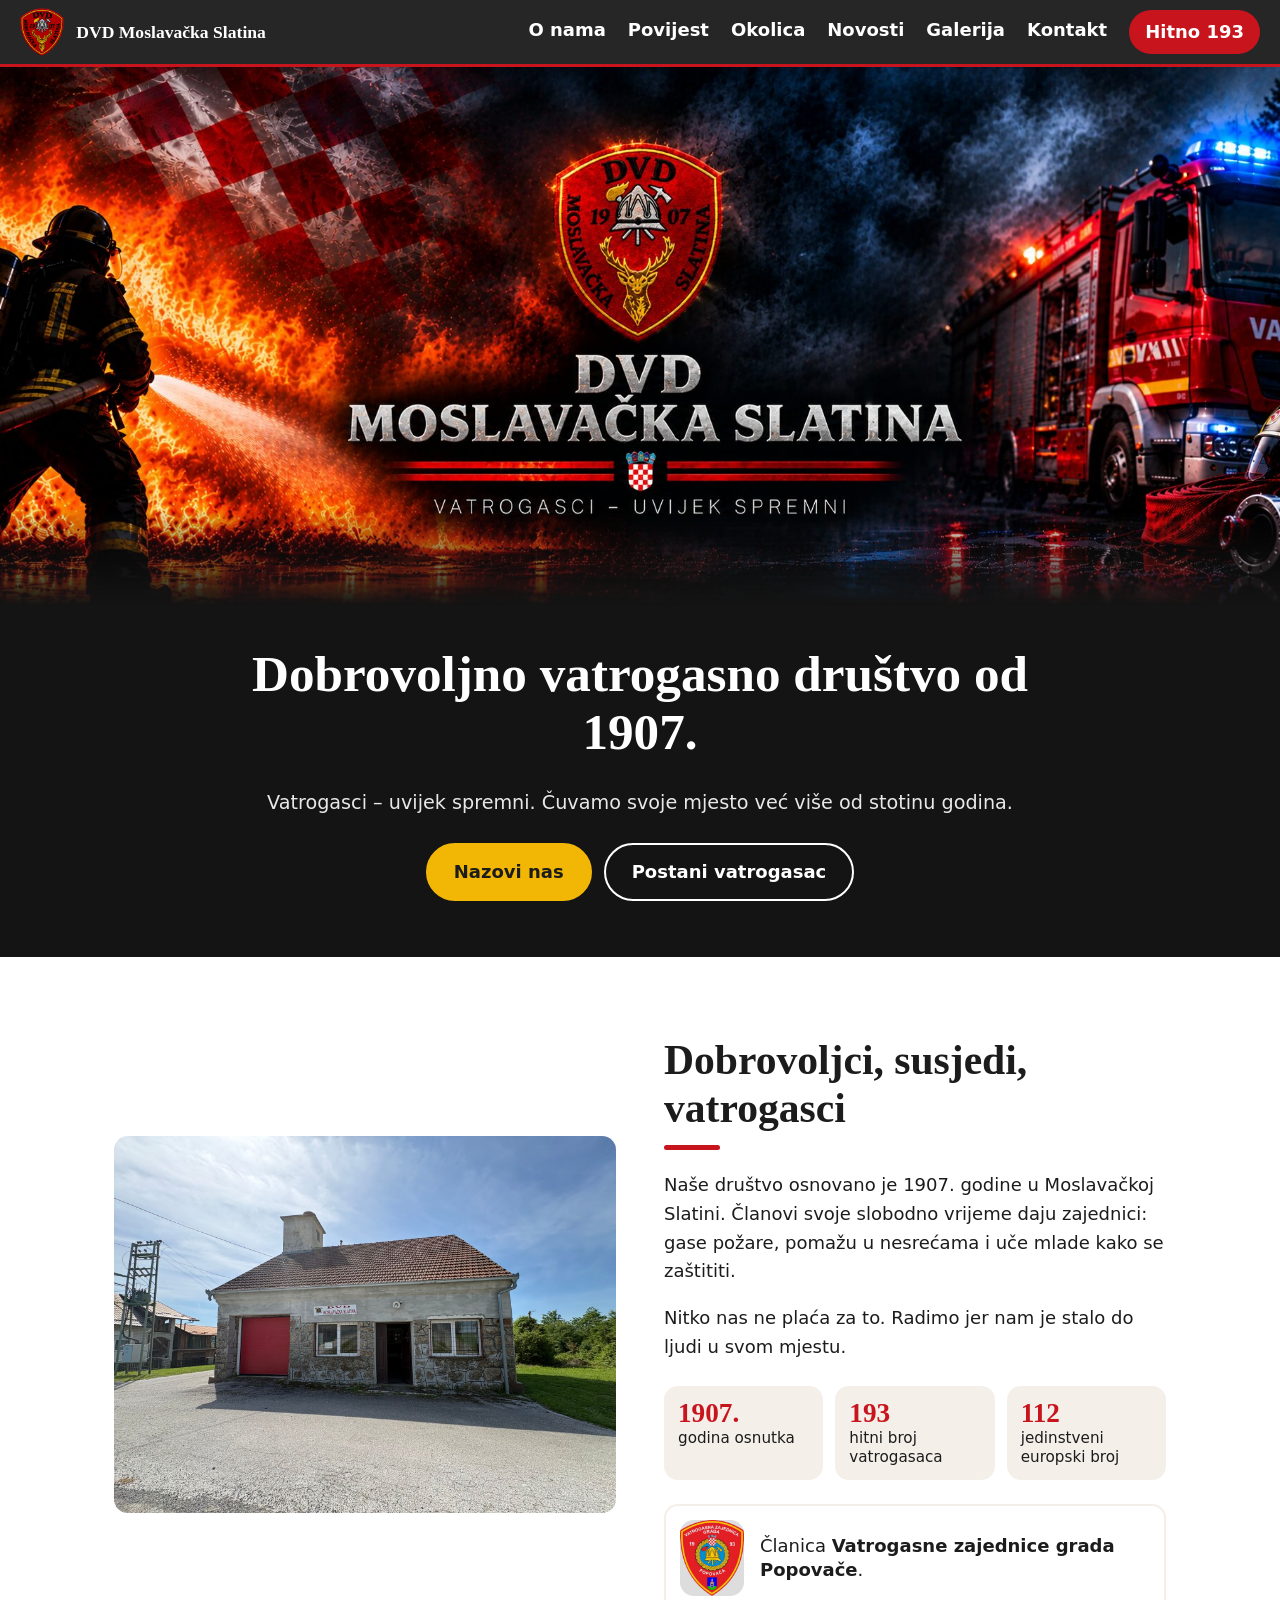
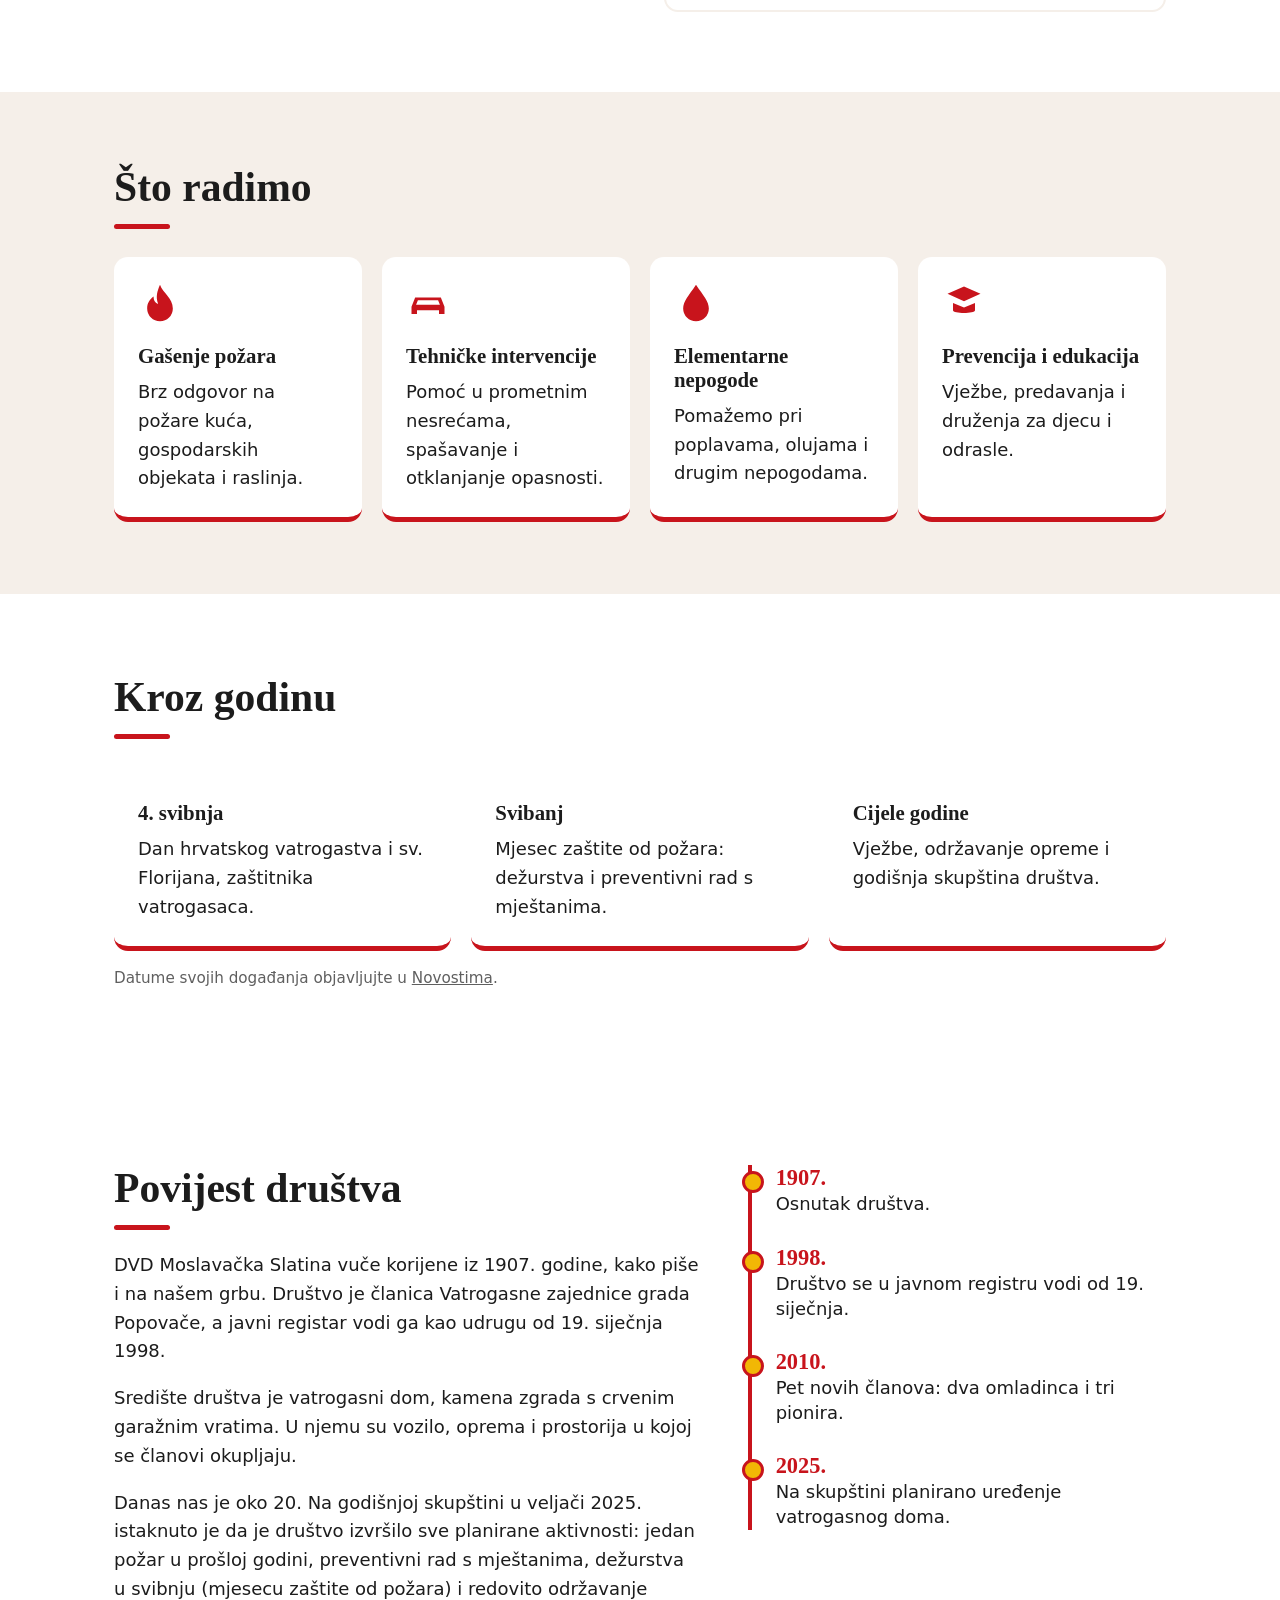
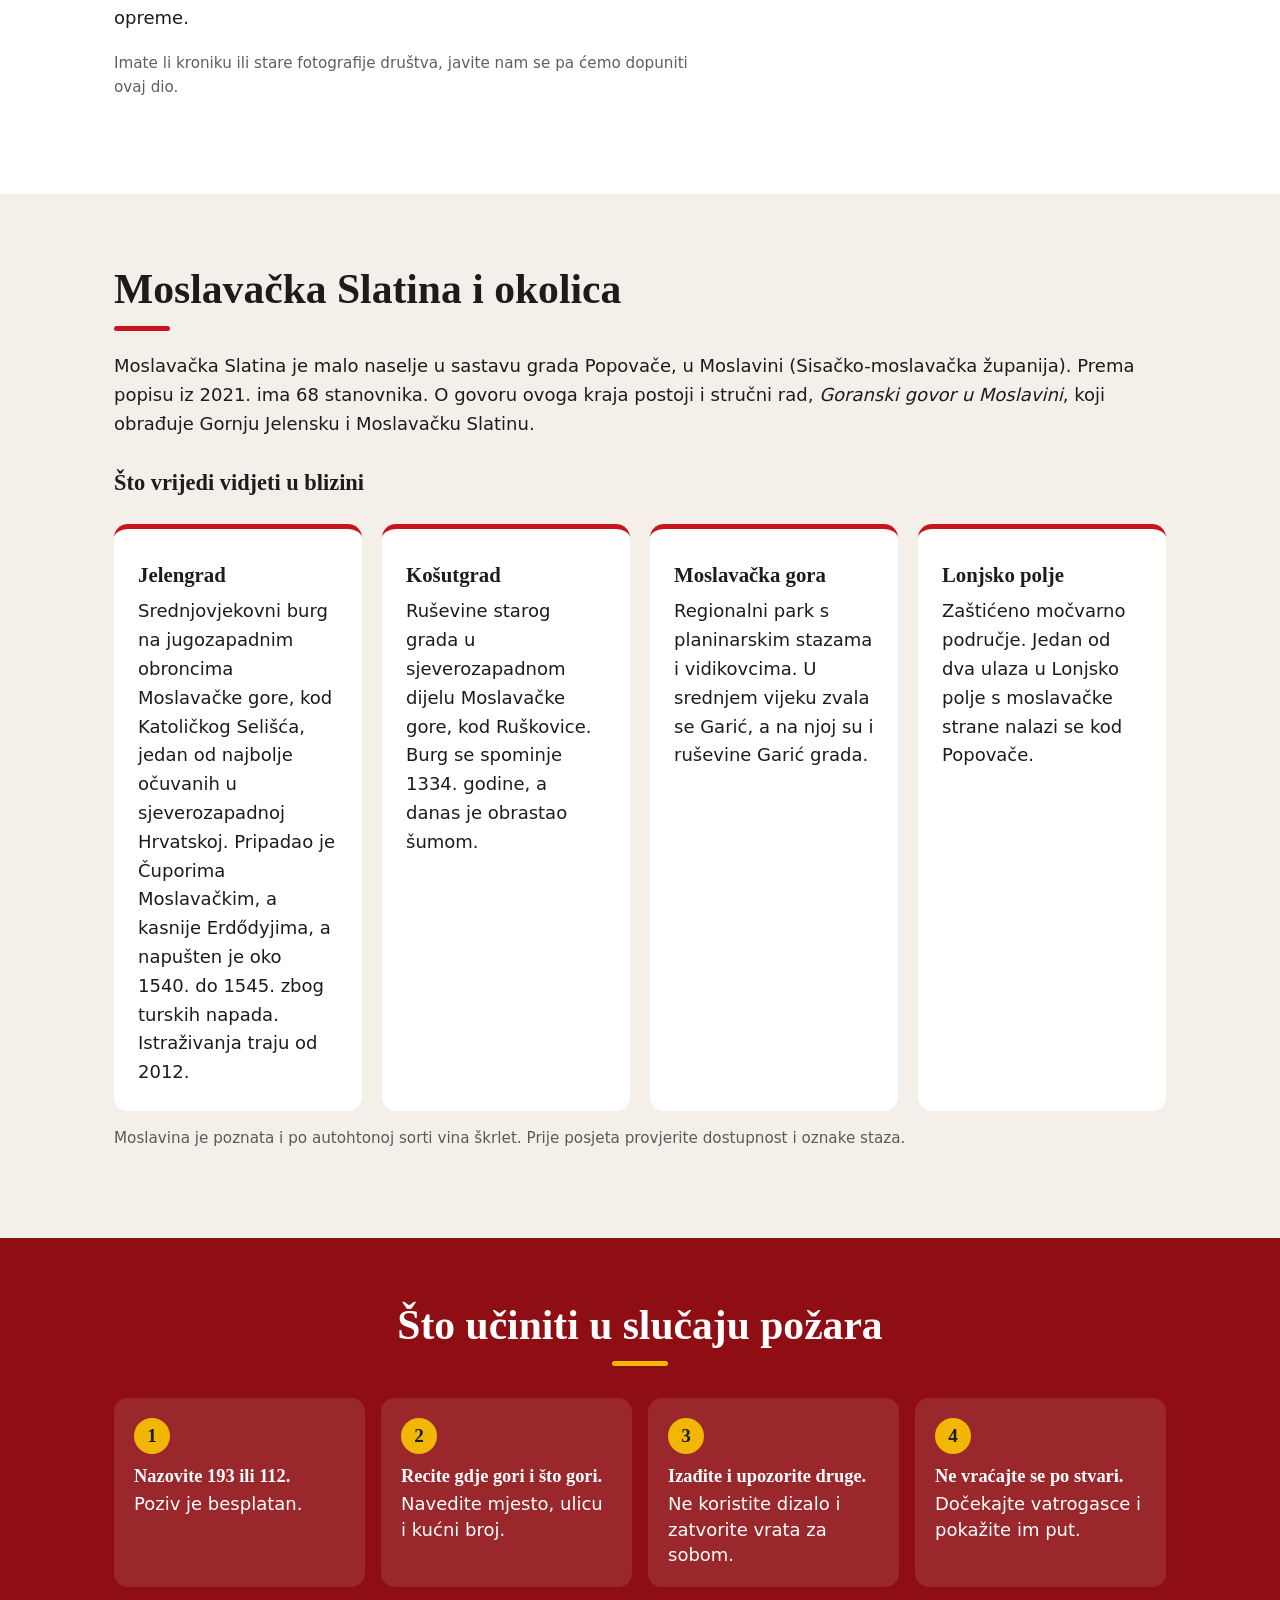
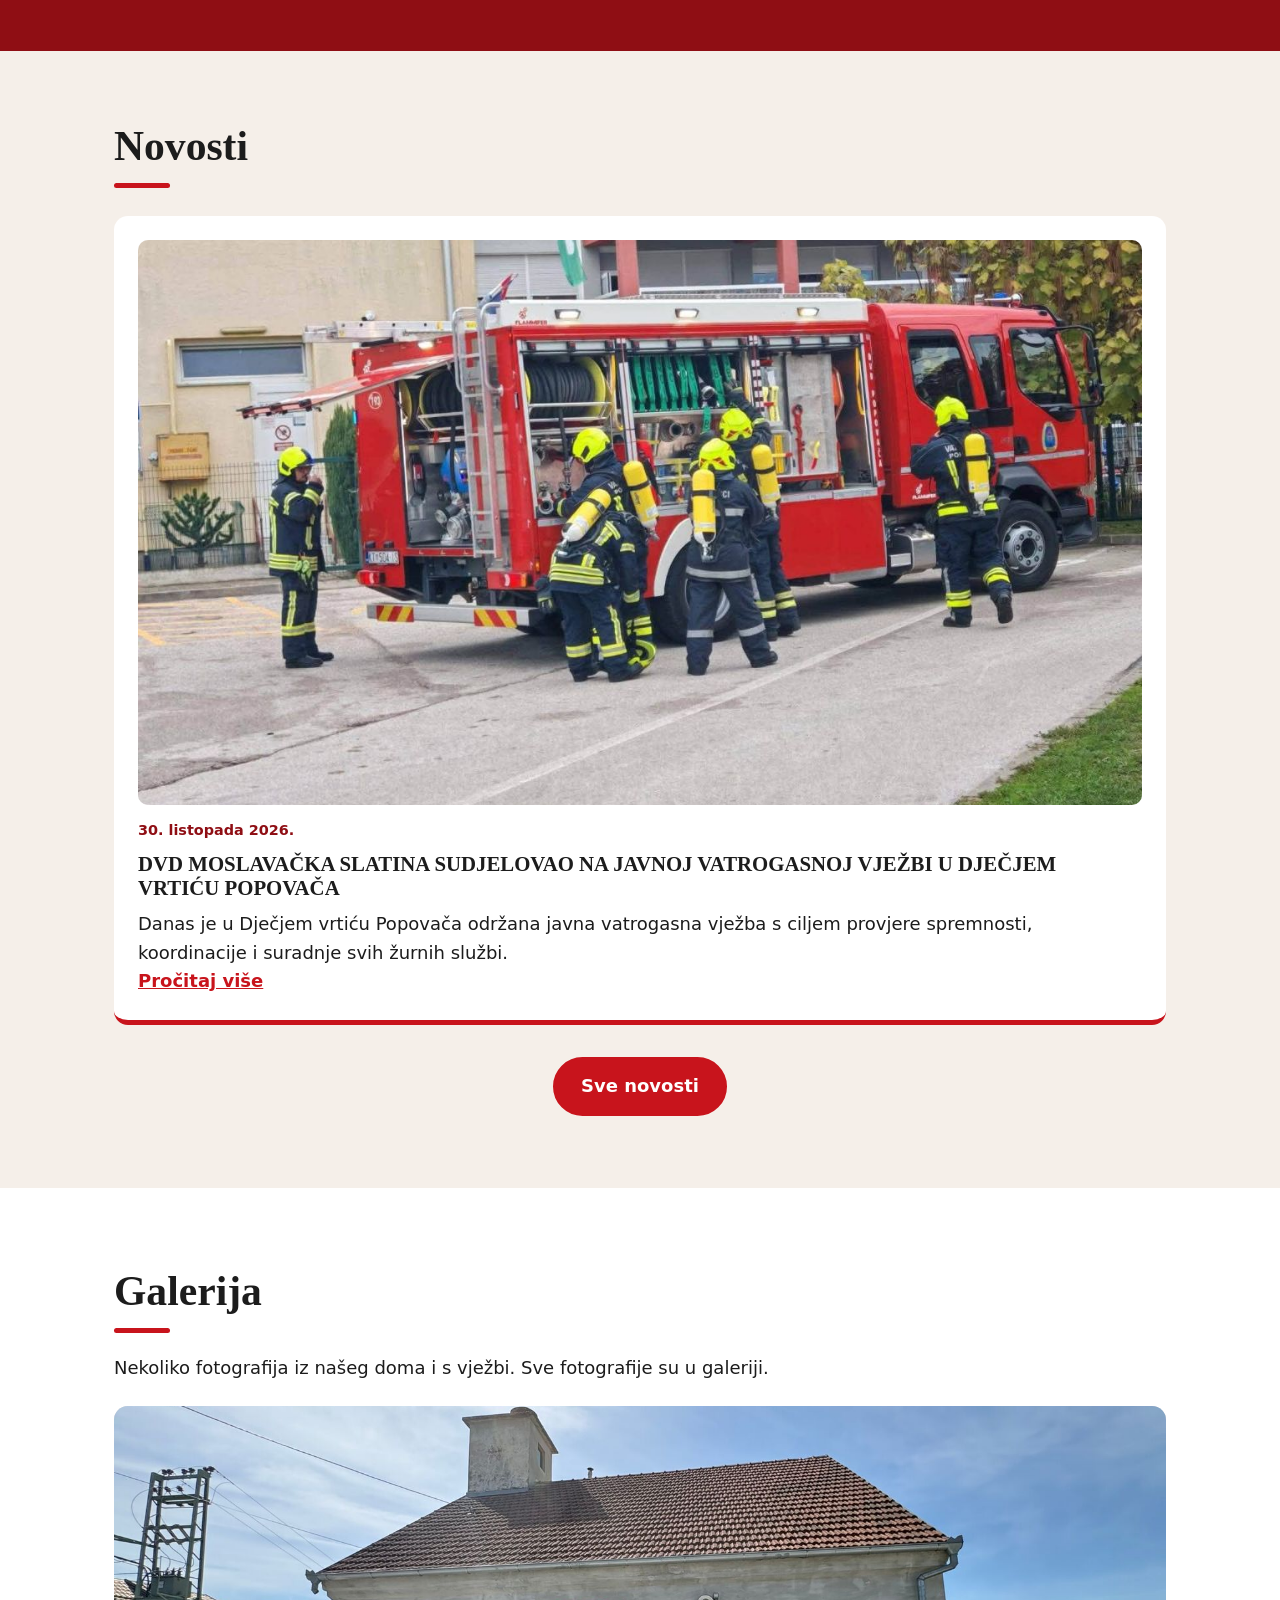
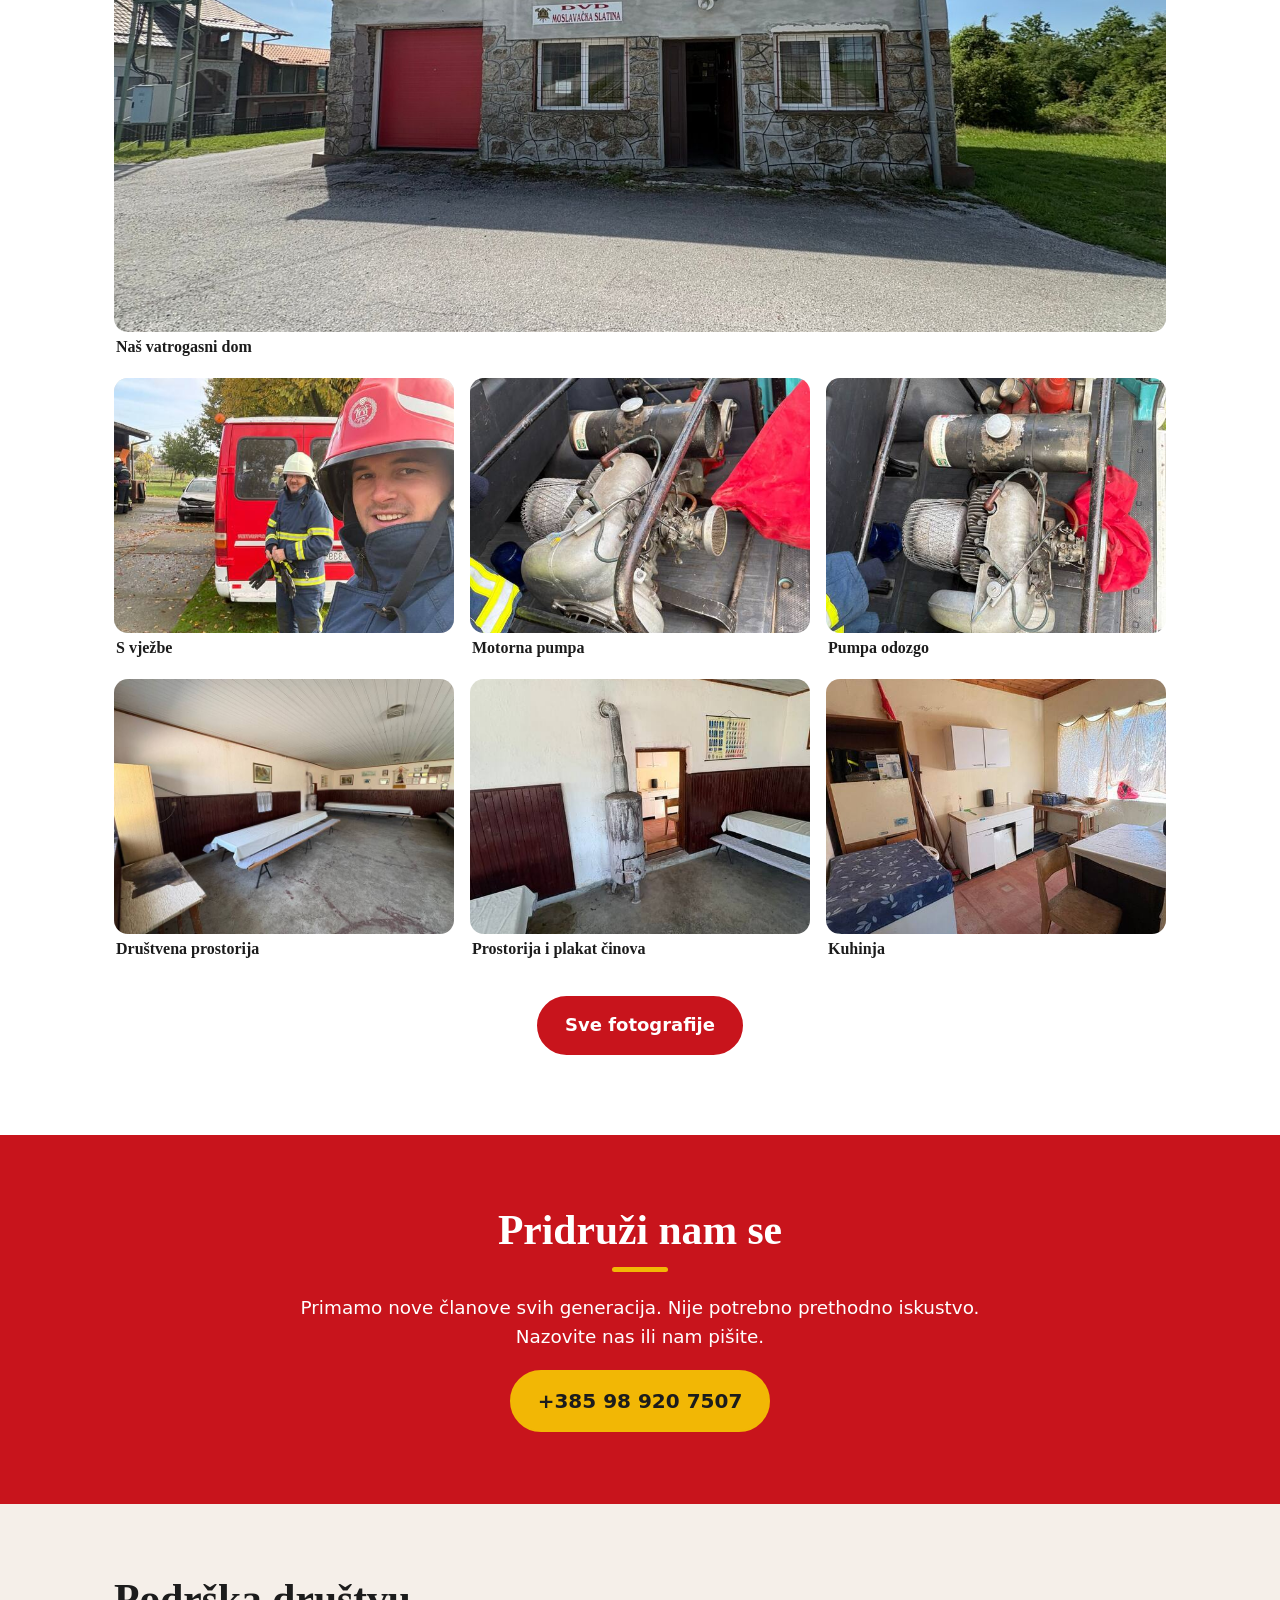
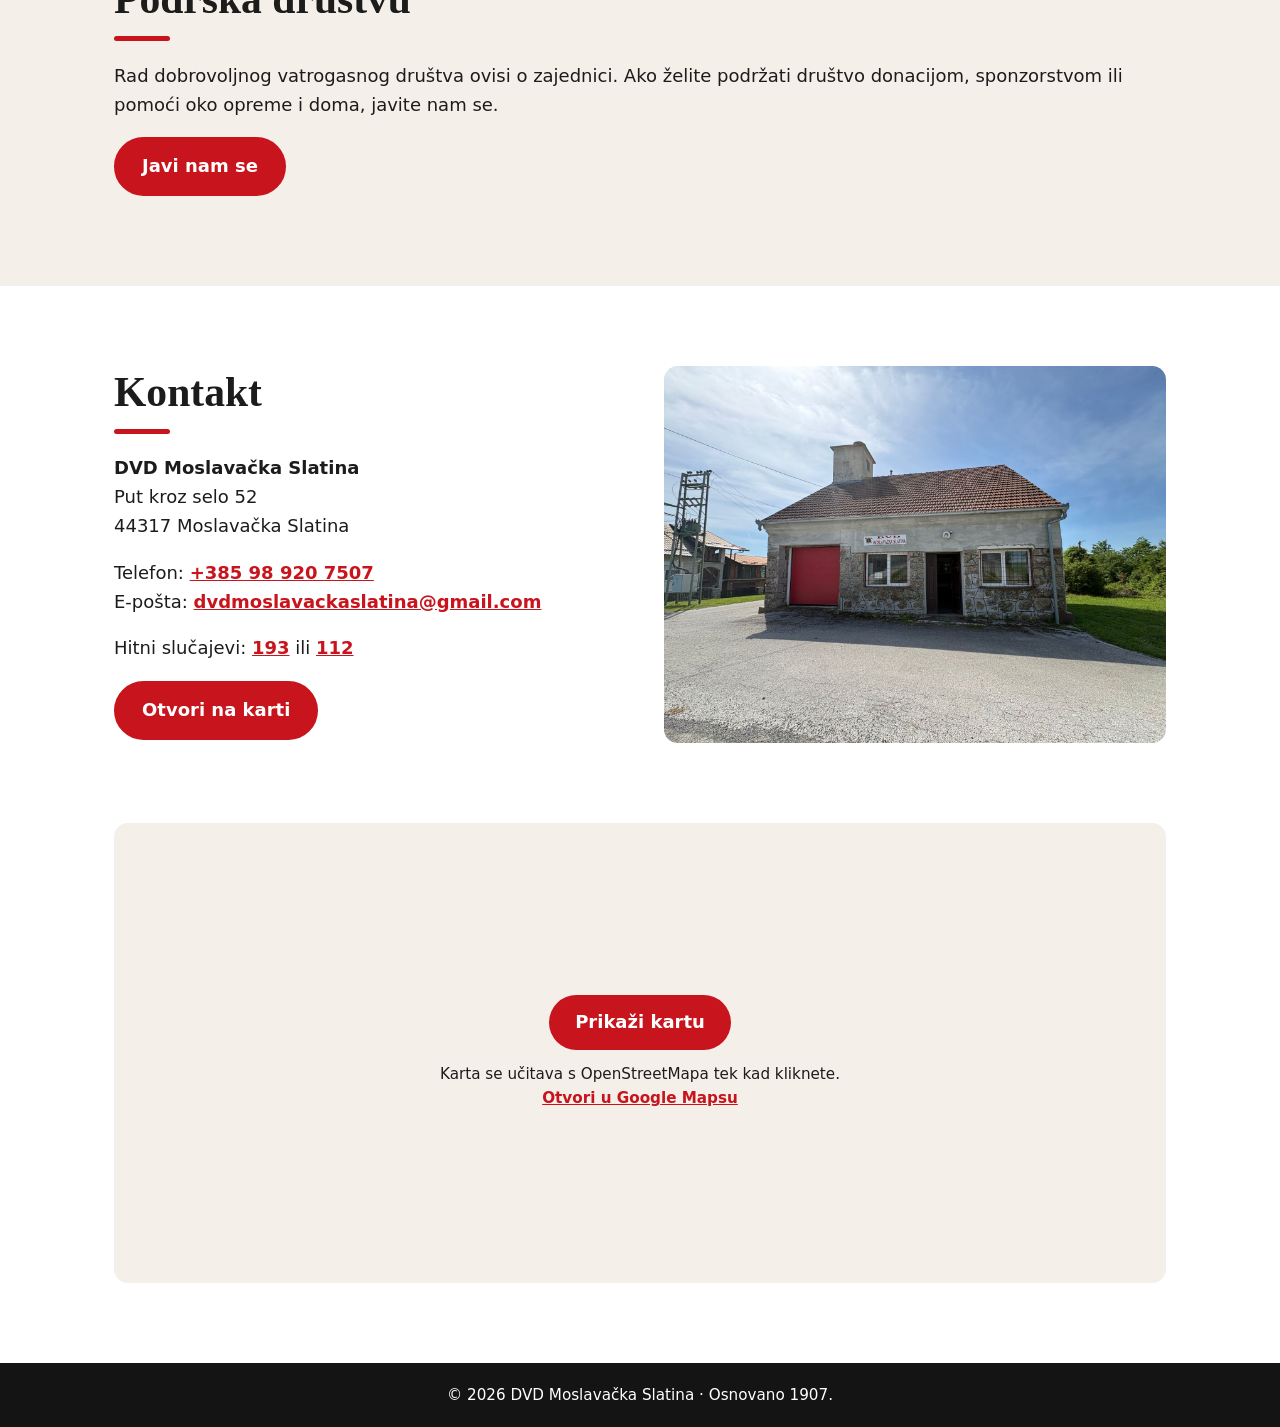
<file: index.html>
<!DOCTYPE html>
<html lang="hr">
<head>
<meta charset="utf-8">
<meta name="viewport" content="width=device-width, initial-scale=1">
<title>DVD Moslavačka Slatina – Dobrovoljno vatrogasno društvo od 1907.</title>
<meta name="description" content="Dobrovoljno vatrogasno društvo Moslavačka Slatina. Vatrogasci – uvijek spremni od 1907. godine. Pridružite nam se.">
<meta name="theme-color" content="#c8141c">
<meta property="og:title" content="DVD Moslavačka Slatina">
<meta property="og:description" content="Vatrogasci – uvijek spremni. Dobrovoljno vatrogasno društvo od 1907.">
<meta property="og:image" content="https://testing-enviroment.github.io/DVDMS_Website/assets/img/banner.jpg">
<meta property="og:url" content="https://testing-enviroment.github.io/DVDMS_Website/">
<meta property="og:locale" content="hr_HR">
<link rel="canonical" href="https://testing-enviroment.github.io/DVDMS_Website/">
<link rel="icon" href="assets/img/favicon.svg" type="image/svg+xml">
<link rel="stylesheet" href="assets/css/style.css">
</head>
<body>
<a class="skip" href="#sadrzaj">Preskoči na sadržaj</a>

<header class="top">
  <a class="brand" href="#"><img src="assets/img/logo.png" alt="" width="44" height="48"><span>DVD Moslavačka Slatina</span></a>
  <button class="burger" aria-label="Izbornik" aria-expanded="false" aria-controls="nav"><span></span></button>
  <nav id="nav" aria-label="Glavni izbornik">
    <a href="#o-nama">O nama</a><a href="#povijest">Povijest</a><a href="#okolica">Okolica</a><a href="novosti.html">Novosti</a><a href="galerija.html">Galerija</a><a href="#kontakt">Kontakt</a>
    <a class="call" href="tel:193">Hitno 193</a>
  </nav>
</header>

<main id="sadrzaj">
<section class="hero">
  <img src="assets/img/banner.jpg" alt="DVD Moslavačka Slatina – vatrogasac s mlazom vode, grb društva i vatrogasno vozilo" width="2056" height="765" fetchpriority="high">
  <div class="intro">
    <h1>Dobrovoljno vatrogasno društvo od 1907.</h1>
    <p>Vatrogasci – uvijek spremni. Čuvamo svoje mjesto već više od stotinu godina.</p>
    <div class="btns"><a class="btn" href="tel:+385989207507">Nazovi nas</a><a class="btn ghost" href="#pridruzi-se">Postani vatrogasac</a></div>
  </div>
</section>

<section id="o-nama" class="wrap split">
  <figure><img src="assets/img/dom.jpg" alt="Vatrogasni dom DVD Moslavačka Slatina s crvenim garažnim vratima" width="1600" height="1200" loading="lazy"></figure>
  <div>
    <h2>Dobrovoljci, susjedi, vatrogasci</h2>
    <p>Naše društvo osnovano je 1907. godine u Moslavačkoj Slatini. Članovi svoje slobodno vrijeme daju zajednici: gase požare, pomažu u nesrećama i uče mlade kako se zaštititi.</p>
    <p>Nitko nas ne plaća za to. Radimo jer nam je stalo do ljudi u svom mjestu.</p>
    <ul class="facts"><li><b>1907.</b> godina osnutka</li><li><b>193</b> hitni broj vatrogasaca</li><li><b>112</b> jedinstveni europski broj</li></ul>
    <div class="member"><img src="assets/img/vzg-popovaca.png" alt="Grb Vatrogasne zajednice grada Popovače" width="400" height="474" loading="lazy"><p>Članica <strong>Vatrogasne zajednice grada Popovače</strong>.</p></div>
  </div>
</section>

<section id="djelatnost" class="band">
  <div class="wrap">
    <h2>Što radimo</h2>
    <div class="grid">
      <article><svg viewBox="0 0 48 48" aria-hidden="true"><path d="M24 4c3 9 14 14 14 26a14 14 0 0 1-28 0c0-6 3-10 7-13 0 5 2 7 5 8-3-8-1-14 2-21z"/></svg><h3>Gašenje požara</h3><p>Brz odgovor na požare kuća, gospodarskih objekata i raslinja.</p></article>
      <article><svg viewBox="0 0 48 48" aria-hidden="true"><path d="M6 28l4-10h28l4 10v8h-6v-4H12v4H6zM13 21l-2 5h26l-2-5z"/></svg><h3>Tehničke intervencije</h3><p>Pomoć u prometnim nesrećama, spašavanje i otklanjanje opasnosti.</p></article>
      <article><svg viewBox="0 0 48 48" aria-hidden="true"><path d="M24 4C16 16 10 22 10 30a14 14 0 0 0 28 0c0-8-6-14-14-26z"/></svg><h3>Elementarne nepogode</h3><p>Pomažemo pri poplavama, olujama i drugim nepogodama.</p></article>
      <article><svg viewBox="0 0 48 48" aria-hidden="true"><path d="M24 6l18 8-18 8-18-8zM12 24v8c0 4 24 4 24 0v-8l-12 5z"/></svg><h3>Prevencija i edukacija</h3><p>Vježbe, predavanja i druženja za djecu i odrasle.</p></article>
    </div>
  </div>
</section>

<section id="godina" class="wrap">
  <h2>Kroz godinu</h2>
  <div class="grid">
    <article><h3>4. svibnja</h3><p>Dan hrvatskog vatrogastva i sv. Florijana, zaštitnika vatrogasaca.</p></article>
    <article><h3>Svibanj</h3><p>Mjesec zaštite od požara: dežurstva i preventivni rad s mještanima.</p></article>
    <article><h3>Cijele godine</h3><p>Vježbe, održavanje opreme i godišnja skupština društva.</p></article>
  </div>
  <p class="note">Datume svojih događanja objavljujte u <a href="novosti.html">Novostima</a>.</p>
</section>

<section id="povijest" class="wrap hist">
  <div>
    <h2>Povijest društva</h2>
    <p>DVD Moslavačka Slatina vuče korijene iz 1907. godine, kako piše i na našem grbu. Društvo je članica Vatrogasne zajednice grada Popovače, a javni registar vodi ga kao udrugu od 19. siječnja 1998.</p>
    <p>Središte društva je vatrogasni dom, kamena zgrada s crvenim garažnim vratima. U njemu su vozilo, oprema i prostorija u kojoj se članovi okupljaju.</p>
    <p>Danas nas je oko 20. Na godišnjoj skupštini u veljači 2025. istaknuto je da je društvo izvršilo sve planirane aktivnosti: jedan požar u prošloj godini, preventivni rad s mještanima, dežurstva u svibnju (mjesecu zaštite od požara) i redovito održavanje opreme.</p>
    <p class="note">Imate li kroniku ili stare fotografije društva, javite nam se pa ćemo dopuniti ovaj dio.</p>
  </div>
  <ol class="timeline">
    <li><b>1907.</b> Osnutak društva.</li>
    <li><b>1998.</b> Društvo se u javnom registru vodi od 19. siječnja.</li>
    <li><b>2010.</b> Pet novih članova: dva omladinca i tri pionira.</li>
    <li><b>2025.</b> Na skupštini planirano uređenje vatrogasnog doma.</li>
  </ol>
</section>

<section id="okolica" class="band">
  <div class="wrap">
    <h2>Moslavačka Slatina i okolica</h2>
    <p>Moslavačka Slatina je malo naselje u sastavu grada Popovače, u Moslavini (Sisačko-moslavačka županija). Prema popisu iz 2021. ima 68 stanovnika. O govoru ovoga kraja postoji i stručni rad, <i>Goranski govor u Moslavini</i>, koji obrađuje Gornju Jelensku i Moslavačku Slatinu.</p>
    <h3 class="sub">Što vrijedi vidjeti u blizini</h3>
    <div class="grid">
      <article><h3>Jelengrad</h3><p>Srednjovjekovni burg na jugozapadnim obroncima Moslavačke gore, kod Katoličkog Selišća, jedan od najbolje očuvanih u sjeverozapadnoj Hrvatskoj. Pripadao je Čuporima Moslavačkim, a kasnije Erdődyjima, a napušten je oko 1540. do 1545. zbog turskih napada. Istraživanja traju od 2012.</p></article>
      <article><h3>Košutgrad</h3><p>Ruševine starog grada u sjeverozapadnom dijelu Moslavačke gore, kod Ruškovice. Burg se spominje 1334. godine, a danas je obrastao šumom.</p></article>
      <article><h3>Moslavačka gora</h3><p>Regionalni park s planinarskim stazama i vidikovcima. U srednjem vijeku zvala se Garić, a na njoj su i ruševine Garić grada.</p></article>
      <article><h3>Lonjsko polje</h3><p>Zaštićeno močvarno područje. Jedan od dva ulaza u Lonjsko polje s moslavačke strane nalazi se kod Popovače.</p></article>
    </div>
    <p class="note">Moslavina je poznata i po autohtonoj sorti vina škrlet. Prije posjeta provjerite dostupnost i oznake staza.</p>
  </div>
</section>

<section id="u-slucaju-pozara" class="safe">
  <div class="wrap">
    <h2>Što učiniti u slučaju požara</h2>
    <ol>
      <li><b>Nazovite 193 ili 112.</b> Poziv je besplatan.</li>
      <li><b>Recite gdje gori i što gori.</b> Navedite mjesto, ulicu i kućni broj.</li>
      <li><b>Izađite i upozorite druge.</b> Ne koristite dizalo i zatvorite vrata za sobom.</li>
      <li><b>Ne vraćajte se po stvari.</b> Dočekajte vatrogasce i pokažite im put.</li>
    </ol>
  </div>
</section>

<section id="vijesti" class="band">
  <div class="wrap">
    <h2>Novosti</h2>
    <div class="grid news" id="news-preview"></div>
    <noscript><p>Novosti su na stranici <a href="novosti.html">Novosti</a>.</p></noscript>
    <p class="more"><a class="btn dk" href="novosti.html">Sve novosti</a></p>
  </div>
</section>

<section id="galerija" class="wrap">
  <h2>Galerija</h2>
  <p>Nekoliko fotografija iz našeg doma i s vježbi. Sve fotografije su u galeriji.</p>
  <div class="gallery">
    <figure class="big"><img src="assets/img/dom.jpg" alt="Vatrogasni dom DVD Moslavačka Slatina" width="1600" height="1200" loading="lazy"><figcaption>Naš vatrogasni dom</figcaption></figure>
    <figure><img src="assets/img/galerija/thumb/vjezba.jpg" data-full="assets/img/galerija/full/vjezba.jpg" alt="Vatrogasac u kacigi i zaštitnoj odjeći na vježbi pored vozila" width="540" height="720" loading="lazy" style="object-position:60% 35%"><figcaption>S vježbe</figcaption></figure>
    <figure><img src="assets/img/galerija/thumb/pumpa-1.jpg" data-full="assets/img/galerija/full/pumpa-1.jpg" alt="Stara prijenosna motorna vatrogasna pumpa u vozilu" width="540" height="720" loading="lazy"><figcaption>Motorna pumpa</figcaption></figure>
    <figure><img src="assets/img/galerija/thumb/pumpa-2.jpg" data-full="assets/img/galerija/full/pumpa-2.jpg" alt="Motorna vatrogasna pumpa, pogled odozgo" width="540" height="720" loading="lazy"><figcaption>Pumpa odozgo</figcaption></figure>
    <figure><img src="assets/img/galerija/thumb/prostorija-1.jpg" data-full="assets/img/galerija/full/prostorija-1.jpg" alt="Društvena prostorija s klupama i priznanjima na zidu" width="720" height="540" loading="lazy"><figcaption>Društvena prostorija</figcaption></figure>
    <figure><img src="assets/img/galerija/thumb/prostorija-2.jpg" data-full="assets/img/galerija/full/prostorija-2.jpg" alt="Društvena prostorija s peći i plakatom vatrogasnih činova" width="540" height="720" loading="lazy"><figcaption>Prostorija i plakat činova</figcaption></figure>
    <figure><img src="assets/img/galerija/thumb/kuhinja.jpg" data-full="assets/img/galerija/full/kuhinja.jpg" alt="Kuhinja u vatrogasnom domu" width="540" height="720" loading="lazy"><figcaption>Kuhinja</figcaption></figure>
  </div>
  <p class="more"><a class="btn dk" href="galerija.html">Sve fotografije</a></p>
</section>

<section id="pridruzi-se" class="cta">
  <div class="wrap">
    <h2>Pridruži nam se</h2>
    <p>Primamo nove članove svih generacija. Nije potrebno prethodno iskustvo. Nazovite nas ili nam pišite.</p>
    <a class="btn" href="tel:+385989207507">+385 98 920 7507</a>
  </div>
</section>

<section id="podrska" class="band">
  <div class="wrap">
    <h2>Podrška društvu</h2>
    <p>Rad dobrovoljnog vatrogasnog društva ovisi o zajednici. Ako želite podržati društvo donacijom, sponzorstvom ili pomoći oko opreme i doma, javite nam se.</p>
    <p><a class="btn dk" href="mailto:dvdmoslavackaslatina@gmail.com?subject=Podr%C5%A1ka%20dru%C5%A1tvu">Javi nam se</a></p>
  </div>
</section>

<section id="kontakt" class="wrap split contact">
  <div>
    <h2>Kontakt</h2>
    <address>
      <p><strong>DVD Moslavačka Slatina</strong><br>Put kroz selo 52<br>44317 Moslavačka Slatina</p>
      <p>Telefon: <a href="tel:+385989207507">+385 98 920 7507</a><br>E-pošta: <a href="mailto:dvdmoslavackaslatina@gmail.com">dvdmoslavackaslatina@gmail.com</a></p>
      <p>Hitni slučajevi: <a href="tel:193">193</a> ili <a href="tel:112">112</a></p>
    </address>
    <a class="btn dk" href="https://www.google.com/maps?q=45.614501,16.66463" target="_blank" rel="noopener">Otvori na karti</a>
  </div>
  <figure><img src="assets/img/dom.jpg" alt="Ulaz u vatrogasni dom" width="1600" height="1200" loading="lazy"></figure>
</section>
<section class="wrap mapwrap" aria-label="Karta">
  <div class="map" id="map" data-src="https://www.openstreetmap.org/export/embed.html?bbox=16.658630,45.611001,16.670630,45.618001&amp;layer=mapnik&amp;marker=45.614501,16.66463">
    <button type="button" id="mapBtn">Prikaži kartu</button>
    <p>Karta se učitava s OpenStreetMapa tek kad kliknete. <a href="https://www.google.com/maps?q=45.614501,16.66463" target="_blank" rel="noopener">Otvori u Google Mapsu</a></p>
  </div>
</section>
</main>

<footer><p>© <span id="y">2026</span> DVD Moslavačka Slatina · Osnovano 1907.</p></footer>

<div class="dock"><a href="tel:+385989207507">Nazovi</a><a href="mailto:dvdmoslavackaslatina@gmail.com">Pošalji e-poštu</a></div>

<script type="application/ld+json">{"@context":"https://schema.org","@type":"FireStation","name":"DVD Moslavačka Slatina","foundingDate":"1907","telephone":"+385989207507","email":"dvdmoslavackaslatina@gmail.com","geo":{"@type":"GeoCoordinates","latitude":45.614501,"longitude":16.66463},"address":{"@type":"PostalAddress","streetAddress":"Put kroz selo 52","postalCode":"44317","addressLocality":"Moslavačka Slatina","addressCountry":"HR"}}</script>
<script src="assets/js/site.js"></script>
<script src="assets/js/lightbox.js"></script>
<script src="assets/js/news-data.js"></script>
<script src="assets/js/news.js"></script>
<script>
document.querySelectorAll(".gallery").forEach(function(g){var im=[].slice.call(g.querySelectorAll("img")),L=im.map(function(i){return{full:i.dataset.full||i.src,alt:i.alt,caption:i.parentNode.querySelector("figcaption").textContent}});im.forEach(function(i,k){i.addEventListener("click",function(){openLightbox(L,k)})})});
</script>
</body>
</html>
</file>
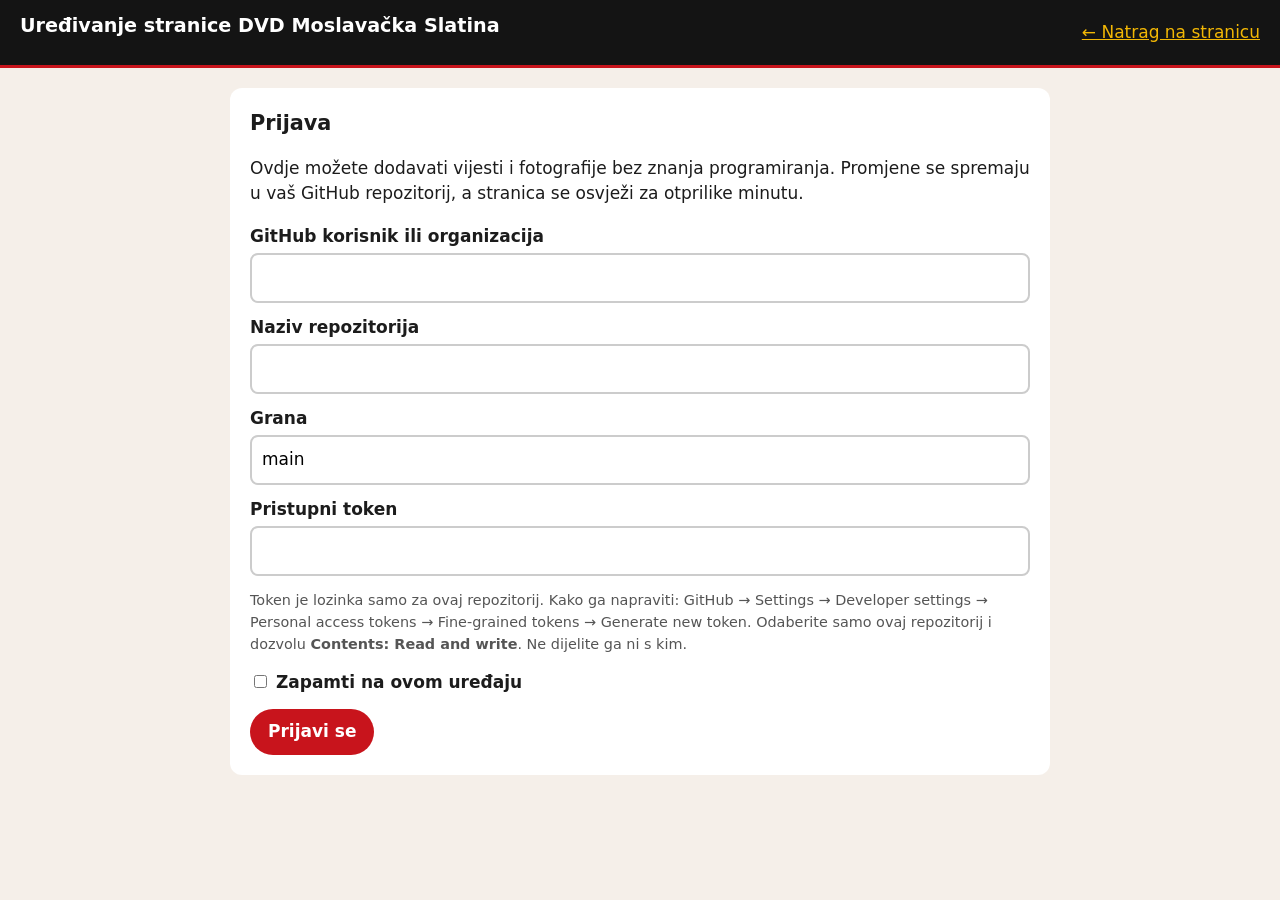
<file: admin/index.html>
<!DOCTYPE html>
<html lang="hr">
<head>
<meta charset="utf-8">
<meta name="viewport" content="width=device-width, initial-scale=1">
<meta name="robots" content="noindex,nofollow">
<title>Uređivanje stranice – DVD Moslavačka Slatina</title>
<link rel="icon" href="../assets/img/favicon.svg" type="image/svg+xml">
<style>
*{box-sizing:border-box}body{margin:0;font:17px/1.5 system-ui,-apple-system,"Segoe UI",sans-serif;background:#f5efe9;color:#1c1c1c}
header{background:#141414;color:#fff;padding:12px 20px;display:flex;justify-content:space-between;align-items:center;border-bottom:3px solid #c8141c;gap:12px;flex-wrap:wrap}
header a{color:#f2b705}main{max-width:860px;margin:0 auto;padding:20px}
.box{background:#fff;border-radius:12px;padding:20px;margin-bottom:20px}
h1,h2{margin:0 0 12px}h1{font-size:1.2rem}h2{font-size:1.3rem}
label{display:block;font-weight:600;margin:12px 0 4px}input,textarea{width:100%;padding:10px;border:2px solid #ccc;border-radius:8px;font:inherit}
textarea{min-height:160px}input[type=checkbox]{width:auto}
button{font:inherit;font-weight:600;padding:10px 18px;border:0;border-radius:99px;background:#c8141c;color:#fff;cursor:pointer}
button.sec{background:#e6dfd8;color:#1c1c1c}button.dng{background:#fff;color:#c8141c;border:2px solid #c8141c}button:disabled{opacity:.5}
.row{display:flex;gap:10px;flex-wrap:wrap;margin-top:14px}.tabs{display:flex;gap:8px;margin-bottom:16px}.tabs button{background:#e6dfd8;color:#1c1c1c}.tabs button.on{background:#c8141c;color:#fff}
.item{display:flex;gap:12px;align-items:center;justify-content:space-between;padding:10px 0;border-top:1px solid #eee;flex-wrap:wrap}.item:first-child{border-top:0}
.item small{color:#666;display:block}.item img{width:72px;height:54px;object-fit:cover;border-radius:6px}.item .t{flex:1;min-width:180px;display:flex;gap:12px;align-items:center}
#msg{position:sticky;top:0;z-index:5;padding:12px 16px;border-radius:8px;margin-bottom:16px;display:none}#msg.ok{display:block;background:#dff3df}#msg.err{display:block;background:#fbdcdc}#msg.busy{display:block;background:#fff3c4}
.hint{font-size:.9rem;color:#555}.hide{display:none}
</style>
</head>
<body>
<header><h1>Uređivanje stranice DVD Moslavačka Slatina</h1><span><a href="../index.html">← Natrag na stranicu</a> <button class="sec hide" id="logout">Odjava</button></span></header>
<main>
<div id="msg" role="status"></div>

<section class="box" id="login">
  <h2>Prijava</h2>
  <p>Ovdje možete dodavati vijesti i fotografije bez znanja programiranja. Promjene se spremaju u vaš GitHub repozitorij, a stranica se osvježi za otprilike minutu.</p>
  <label for="owner">GitHub korisnik ili organizacija</label><input id="owner" autocomplete="off">
  <label for="repo">Naziv repozitorija</label><input id="repo" autocomplete="off">
  <label for="branch">Grana</label><input id="branch" value="main" autocomplete="off">
  <label for="token">Pristupni token</label><input id="token" type="password" autocomplete="off">
  <p class="hint">Token je lozinka samo za ovaj repozitorij. Kako ga napraviti: GitHub → Settings → Developer settings → Personal access tokens → Fine-grained tokens → Generate new token. Odaberite samo ovaj repozitorij i dozvolu <b>Contents: Read and write</b>. Ne dijelite ga ni s kim.</p>
  <label><input type="checkbox" id="remember"> Zapamti na ovom uređaju</label>
  <div class="row"><button id="connect">Prijavi se</button></div>
</section>

<div id="app" class="hide">
  <div class="tabs"><button id="tabNews" class="on">Vijesti</button><button id="tabGal">Fotografije</button></div>

  <section id="newsPane">
    <div class="box">
      <h2 id="formTitle">Nova vijest</h2>
      <label for="nDate">Datum</label><input id="nDate" type="date">
      <label for="nTitle">Naslov</label><input id="nTitle" maxlength="120">
      <label for="nText">Tekst</label><textarea id="nText"></textarea>
      <p class="hint">Svaki novi redak je novi odlomak.</p>
      <label for="nImg">Slika (nije obavezna)</label><input id="nImg" type="file" accept="image/*">
      <label id="rmWrap" class="hide"><input type="checkbox" id="nRm"> Ukloni postojeću sliku</label>
      <div class="row"><button id="nSave">Objavi</button><button class="sec hide" id="nCancel">Odustani</button></div>
    </div>
    <div class="box"><h2>Objavljene vijesti</h2><div id="nList"></div></div>
  </section>

  <section id="galPane" class="hide">
    <div class="box">
      <h2>Dodaj fotografije</h2>
      <input id="gFiles" type="file" accept="image/*" multiple>
      <p class="hint">Fotografije se automatski smanje. Za svaku ćete upisati opis.</p>
      <div class="row"><button id="gAdd">Dodaj u galeriju</button></div>
    </div>
    <div class="box"><h2>Fotografije u galeriji</h2><div id="gList"></div></div>
  </section>
</div>
</main>
<script src="admin.js"></script>
</body>
</html>
</file>
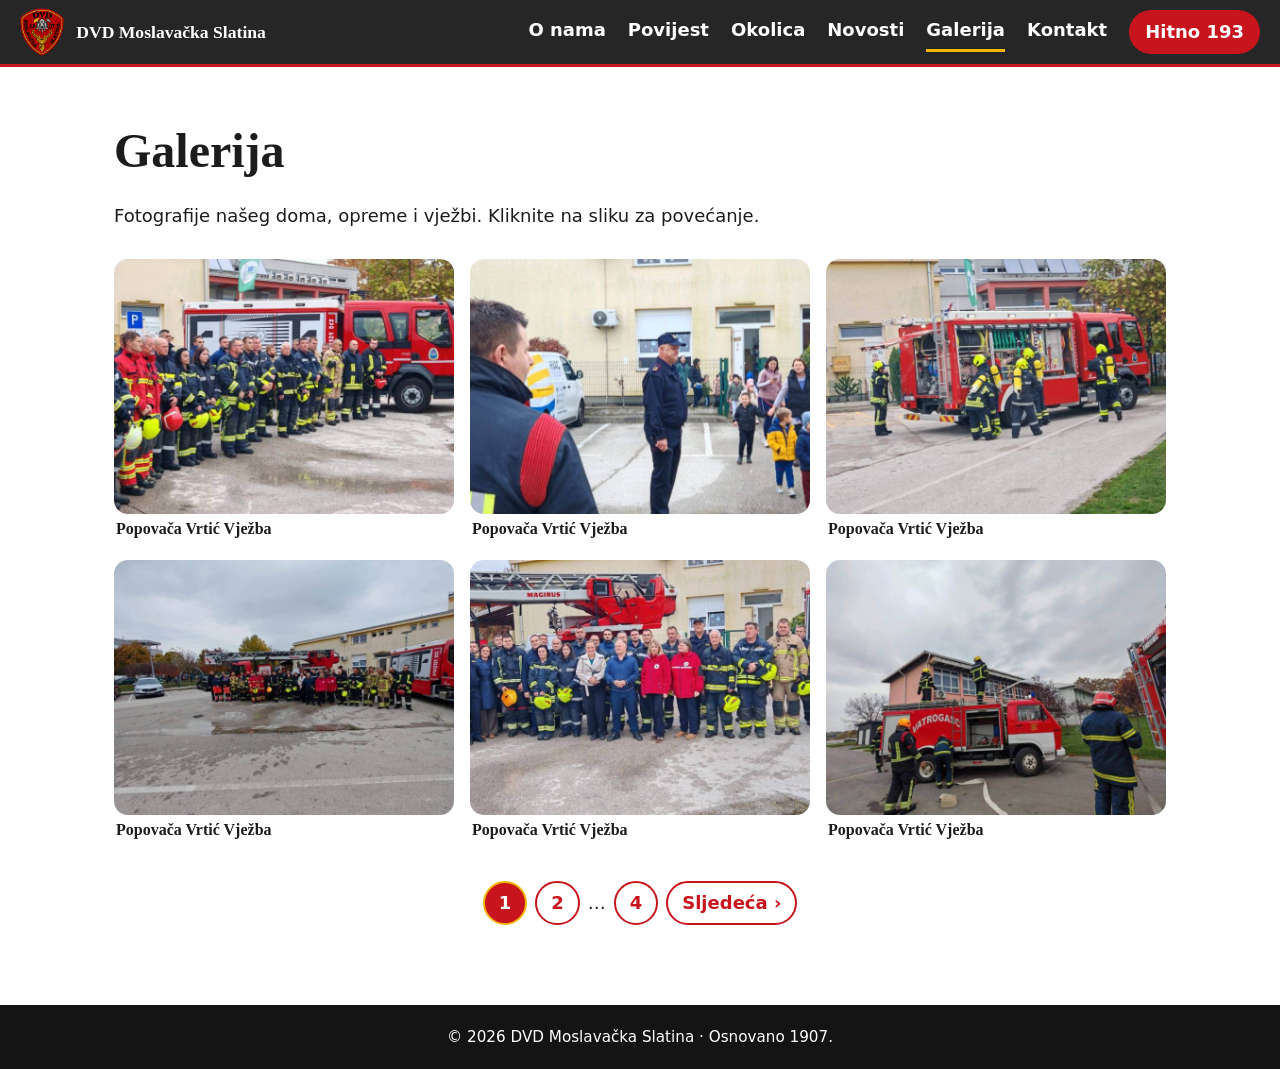
<file: galerija.html>
<!DOCTYPE html>
<html lang="hr">
<head>
<meta charset="utf-8">
<meta name="viewport" content="width=device-width, initial-scale=1">
<title>Galerija – DVD Moslavačka Slatina</title>
<meta name="description" content="Fotografije vatrogasnog doma, opreme i vježbi DVD-a Moslavačka Slatina.">
<link rel="canonical" href="https://testing-enviroment.github.io/DVDMS_Website/galerija.html">
<meta name="theme-color" content="#c8141c">
<link rel="icon" href="assets/img/favicon.svg" type="image/svg+xml">
<link rel="stylesheet" href="assets/css/style.css">
</head>
<body>
<a class="skip" href="#sadrzaj">Preskoči na sadržaj</a>
<header class="top">
  <a class="brand" href="index.html"><img src="assets/img/logo.png" alt="" width="44" height="48"><span>DVD Moslavačka Slatina</span></a>
  <button class="burger" aria-label="Izbornik" aria-expanded="false" aria-controls="nav"><span></span></button>
  <nav id="nav" aria-label="Glavni izbornik">
    <a href="index.html#o-nama">O nama</a><a href="index.html#povijest">Povijest</a><a href="index.html#okolica">Okolica</a><a href="novosti.html">Novosti</a><a href="galerija.html" aria-current="page">Galerija</a><a href="index.html#kontakt">Kontakt</a>
    <a class="call" href="tel:193">Hitno 193</a>
  </nav>
</header>
<main id="sadrzaj" class="wrap gpage">
  <h1>Galerija</h1>
  <p>Fotografije našeg doma, opreme i vježbi. Kliknite na sliku za povećanje.</p>
  <div class="gallery g-page" id="grid"></div>
  <nav class="pager" id="pager" aria-label="Stranice galerije"></nav>
  <noscript><p>Za pregled galerije potrebno je uključiti JavaScript.</p></noscript>
</main>
<footer><p>© <span id="y">2026</span> DVD Moslavačka Slatina · Osnovano 1907.</p></footer>
<div class="dock"><a href="tel:+385989207507">Nazovi</a><a href="mailto:dvdmoslavackaslatina@gmail.com">Pošalji e-poštu</a></div>
<script src="assets/js/site.js"></script>
<script src="assets/js/lightbox.js"></script>
<script src="assets/js/gallery-data.js"></script>
<script src="assets/js/gallery-page.js"></script>
</body>
</html>
</file>
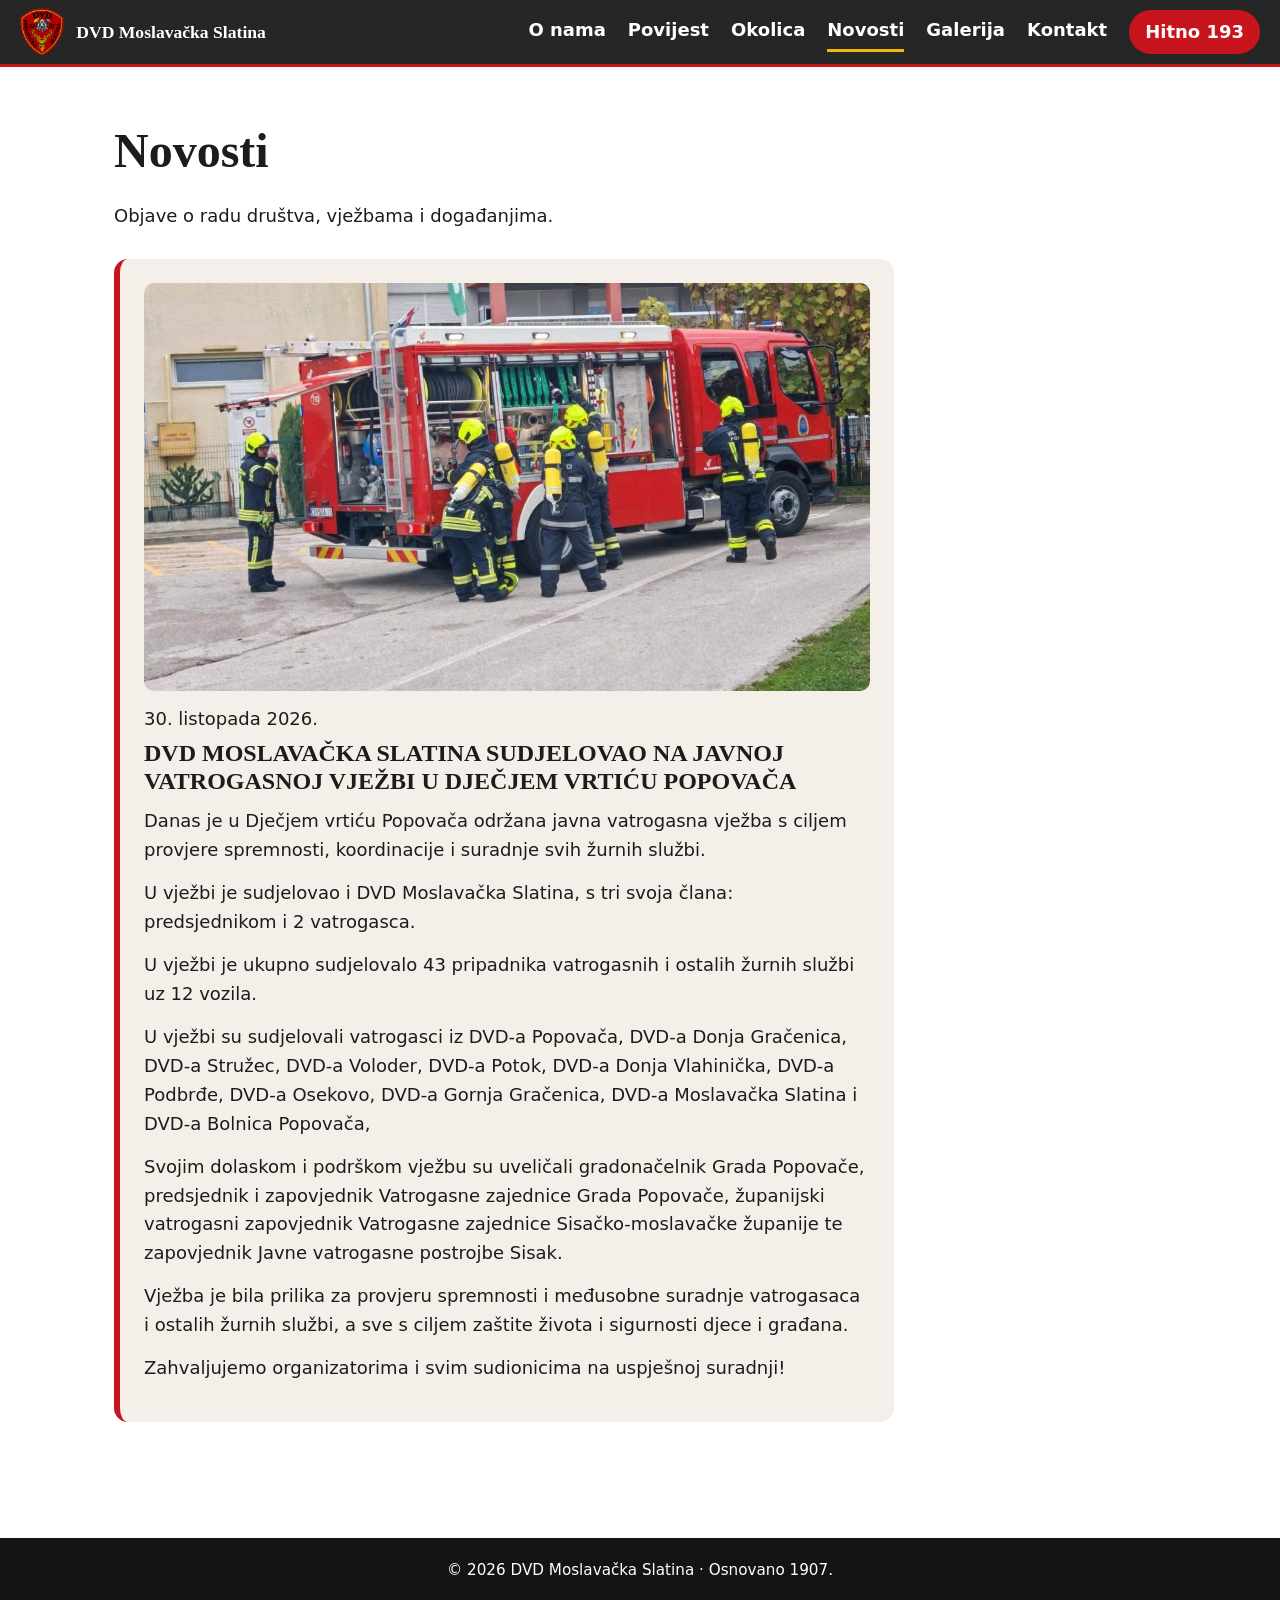
<file: novosti.html>
<!DOCTYPE html>
<html lang="hr">
<head>
<meta charset="utf-8">
<meta name="viewport" content="width=device-width, initial-scale=1">
<title>Novosti – DVD Moslavačka Slatina</title>
<meta name="description" content="Novosti i objave DVD-a Moslavačka Slatina.">
<link rel="canonical" href="https://testing-enviroment.github.io/DVDMS_Website/novosti.html">
<meta name="theme-color" content="#c8141c">
<link rel="icon" href="assets/img/favicon.svg" type="image/svg+xml">
<link rel="stylesheet" href="assets/css/style.css">
</head>
<body>
<a class="skip" href="#sadrzaj">Preskoči na sadržaj</a>
<header class="top">
  <a class="brand" href="index.html"><img src="assets/img/logo.png" alt="" width="44" height="48"><span>DVD Moslavačka Slatina</span></a>
  <button class="burger" aria-label="Izbornik" aria-expanded="false" aria-controls="nav"><span></span></button>
  <nav id="nav" aria-label="Glavni izbornik">
    <a href="index.html#o-nama">O nama</a><a href="index.html#povijest">Povijest</a><a href="index.html#okolica">Okolica</a><a href="novosti.html" aria-current="page">Novosti</a><a href="galerija.html">Galerija</a><a href="index.html#kontakt">Kontakt</a>
    <a class="call" href="tel:193">Hitno 193</a>
  </nav>
</header>
<main id="sadrzaj" class="wrap gpage">
  <h1>Novosti</h1>
  <p>Objave o radu društva, vježbama i događanjima.</p>
  <div class="newslist" id="news-list"></div>
  <nav class="pager" id="pager" aria-label="Stranice novosti"></nav>
  <noscript><p>Za pregled novosti potrebno je uključiti JavaScript.</p></noscript>
</main>
<footer><p>© <span id="y">2026</span> DVD Moslavačka Slatina · Osnovano 1907.</p></footer>
<div class="dock"><a href="tel:+385989207507">Nazovi</a><a href="mailto:dvdmoslavackaslatina@gmail.com">Pošalji e-poštu</a></div>
<script src="assets/js/site.js"></script>
<script src="assets/js/news-data.js"></script>
<script src="assets/js/news.js"></script>
</body>
</html>
</file>
<file: assets/css/style.css>
:root{--red:#c8141c;--dark-red:#8f0e14;--gold:#f2b705;--ink:#1c1c1c;--paper:#fff;--soft:#f5efe9;--r:14px;
--head:Rockwell,"Roboto Slab","Zilla Slab","Rockwell Nova",Georgia,"Times New Roman",serif;--body:system-ui,-apple-system,"Segoe UI",Roboto,"Helvetica Neue",Arial,sans-serif}
*{box-sizing:border-box}html{scroll-behavior:smooth;scroll-padding-top:72px;-webkit-text-size-adjust:100%}
body{margin:0;font:18px/1.6 var(--body);color:var(--ink);background:var(--paper);overflow-x:hidden}
img{max-width:100%;height:auto;display:block}
a{color:inherit}a:focus-visible,.btn:focus-visible,button:focus-visible{outline:3px solid var(--gold);outline-offset:3px}
.skip{position:absolute;left:-999px}.skip:focus{left:8px;top:8px;background:#fff;padding:8px;z-index:20}
h1,h2,h3{font-family:var(--head);line-height:1.15;margin:0 0 .5em}h2{font-size:clamp(1.8rem,4vw,2.6rem)}

.top{position:sticky;top:0;z-index:10;display:flex;justify-content:space-between;align-items:center;padding:8px 20px;background:rgba(20,20,20,.92);backdrop-filter:blur(10px);-webkit-backdrop-filter:blur(10px);color:#fff;border-bottom:3px solid var(--red)}
.brand{display:flex;align-items:center;gap:12px;text-decoration:none;font:700 1.1rem var(--head)}
.brand img{height:48px;width:auto}
nav{display:flex;align-items:center;gap:22px}nav a{text-decoration:none;font-weight:600;padding:4px 0;border-bottom:3px solid transparent}
nav a:hover{border-color:var(--gold)}nav .call{background:var(--red);padding:8px 16px;border:0;border-radius:99px}nav .call:hover{background:var(--gold);color:var(--ink)}
.burger{display:none;width:44px;height:44px;background:none;border:0;cursor:pointer;position:relative}
.burger span,.burger span::before,.burger span::after{position:absolute;left:10px;width:24px;height:3px;background:#fff;border-radius:2px;content:"";transition:.2s}
.burger span{top:20px}.burger span::before{left:0;top:-8px}.burger span::after{left:0;top:8px}

.hero{background:#141414;color:#fff}
.hero>img{width:100%;height:clamp(240px,42vw,560px);object-fit:cover;object-position:center}
.intro{max-width:900px;margin:0 auto;padding:40px 24px 56px;text-align:center}
.intro h1{font-size:clamp(1.9rem,5vw,3.2rem)}.intro p{font-size:1.2rem;opacity:.9}
.btns{display:flex;gap:12px;flex-wrap:wrap;justify-content:center;margin-top:24px}
.btn{display:inline-block;background:var(--gold);color:var(--ink);font-weight:600;text-decoration:none;padding:13px 26px;border:2px solid var(--gold);border-radius:99px;transition:.2s}
.btn:hover{background:#fff;border-color:#fff}.btn.ghost{background:transparent;color:#fff;border-color:#fff}.btn.ghost:hover{background:#fff;color:var(--ink)}
.btn.dk{background:var(--red);border-color:var(--red);color:#fff}.btn.dk:hover{background:var(--dark-red);border-color:var(--dark-red)}

.wrap{max-width:1100px;margin:0 auto;padding:80px 24px}
.split{display:grid;grid-template-columns:1fr 1fr;gap:48px;align-items:center}
.split figure,.gallery figure{margin:0}.split img,.gallery img{width:100%;border-radius:var(--r);background:#ddd}
.facts{list-style:none;padding:0;margin:24px 0 0;display:flex;gap:12px;flex-wrap:wrap}
.facts li{flex:1 1 120px;background:var(--soft);border-radius:var(--r);padding:12px 14px;font-size:.95rem;line-height:1.3}
.facts b{display:block;font:700 1.7rem var(--head);color:var(--red)}
.band{background:var(--soft)}.band .wrap{padding-top:72px;padding-bottom:72px}
.grid{display:grid;grid-template-columns:repeat(auto-fit,minmax(230px,1fr));gap:20px;margin-top:28px}
.grid article{background:#fff;border-radius:var(--r);padding:24px;border-bottom:5px solid var(--red);transition:transform .2s}
.grid article:hover{transform:translateY(-4px)}
.grid svg{width:44px;height:44px;fill:var(--red)}.grid h3{font-size:1.3rem;margin-top:10px}.grid p{margin:0}
.note{font-size:.95rem;opacity:.7}code{background:rgba(0,0,0,.08);padding:1px 5px;border-radius:3px}
.gallery{display:grid;grid-template-columns:repeat(3,1fr);gap:16px;margin-top:24px}
.gallery .big{grid-column:span 2;grid-row:span 2}.gallery .big img{height:100%;object-fit:cover}
.gallery figcaption{font:700 1rem var(--head);padding:6px 2px}
.news time{font-size:.9rem;color:var(--dark-red);font-weight:600}
.cta{background:var(--red);color:#fff;text-align:center}.cta .wrap{max-width:760px;padding:72px 24px}
.cta p{font-size:1.15rem}.cta .btn{font-size:1.25rem}
address{font-style:normal}.contact a:not(.btn){color:var(--red);font-weight:600}
footer{background:#141414;color:#fff;text-align:center;padding:20px;font-size:.95rem}footer p{margin:0}
.dock{display:none}

@media(max-width:980px){
  .burger{display:block}
  nav{position:absolute;left:0;right:0;top:100%;flex-direction:column;align-items:stretch;gap:0;background:#141414;padding:8px 20px 16px;display:none}
  nav.open{display:flex}nav a{padding:14px 0;border-bottom:1px solid rgba(255,255,255,.12)}nav .call{text-align:center;margin-top:12px;border-radius:99px}
  .split{grid-template-columns:1fr;gap:28px}.wrap{padding:56px 20px}.contact figure{order:-1}
  .gallery{grid-template-columns:1fr 1fr;gap:12px}.gallery .big{grid-column:span 2;grid-row:auto}.gallery .big img{height:auto}
  .intro{padding:32px 20px 40px}
  .dock{display:grid;grid-template-columns:1fr 1fr;position:fixed;left:0;right:0;bottom:0;z-index:9;background:#141414;border-top:3px solid var(--red);padding-bottom:env(safe-area-inset-bottom)}
  .dock a{text-align:center;padding:14px 8px;color:#fff;text-decoration:none;font-weight:600}.dock a:first-child{background:var(--red)}
  footer{padding-bottom:76px}
}
@media(prefers-reduced-motion:reduce){html{scroll-behavior:auto}*{transition:none!important}}
.hero>img{-webkit-mask-image:linear-gradient(#000 82%,transparent);mask-image:linear-gradient(#000 82%,transparent)}
.intro{position:relative}
h2::after{content:"";display:block;width:56px;height:5px;background:var(--red);border-radius:3px;margin-top:12px}
.cta h2::after,.safe h2::after{background:var(--gold);margin-left:auto;margin-right:auto}
.member{display:flex;align-items:center;gap:16px;margin-top:24px;padding:14px;border:2px solid var(--soft);border-radius:var(--r)}
.member img{width:64px;height:auto}.member p{margin:0;line-height:1.35}
.safe{background:var(--dark-red);color:#fff}.safe .wrap{padding-top:64px;padding-bottom:64px}.safe h2{text-align:center}
.safe ol{list-style:none;counter-reset:s;margin:32px 0 0;padding:0;display:grid;grid-template-columns:repeat(auto-fit,minmax(220px,1fr));gap:16px}
.safe li{counter-increment:s;background:rgba(255,255,255,.1);border-radius:var(--r);padding:20px;line-height:1.4}
.safe li::before{content:counter(s);display:grid;place-items:center;width:36px;height:36px;margin-bottom:12px;background:var(--gold);color:var(--ink);font:700 1.2rem var(--head);border-radius:50%}
.safe b{display:block;font:700 1.15rem var(--head);margin-bottom:4px}
.gallery img{cursor:zoom-in;transition:transform .25s}.gallery figure:hover img{transform:scale(1.02)}
dialog{border:0;padding:0;background:transparent;max-width:94vw;max-height:92vh;overflow:visible}dialog::backdrop{background:rgba(0,0,0,.85)}
dialog img{max-width:94vw;max-height:88vh;border-radius:var(--r);background:#fff}
dialog .x{position:absolute;right:6px;top:6px;width:44px;height:44px;border:0;border-radius:50%;background:#fff;font-size:1.8rem;line-height:1;cursor:pointer}
.gallery figure:not(.big) img{aspect-ratio:4/3;object-fit:cover}

.hist{display:grid;grid-template-columns:1.4fr 1fr;gap:48px;align-items:start}
.timeline{list-style:none;margin:0;padding:0 0 0 24px;border-left:4px solid var(--red)}
.timeline li{position:relative;padding:0 0 28px;line-height:1.4}.timeline li:last-child{padding-bottom:0}
.timeline li::before{content:"";position:absolute;left:-34px;top:6px;width:16px;height:16px;border-radius:50%;background:var(--gold);border:3px solid var(--red)}
.timeline b{display:block;font:700 1.4rem var(--head);color:var(--red)}
.sub{margin-top:32px;font-size:1.4rem}
#okolica .grid article{border-bottom:0;border-top:5px solid var(--red)}
@media(max-width:820px){.hist{grid-template-columns:1fr;gap:32px}}

.split>*,.hist>*{min-width:0}address,.contact a,.contact p{overflow-wrap:anywhere}
@media(max-width:980px){.split{grid-template-columns:minmax(0,1fr)}}
@media(max-width:820px){.hist{grid-template-columns:minmax(0,1fr)}}
.gallery .big{display:flex;flex-direction:column;min-height:0}
.gallery .big img{flex:1 1 0;min-height:0;height:auto;width:100%;object-fit:cover}
.gallery .big figcaption{flex:none}
@media(max-width:980px){.gallery .big img{flex:none;aspect-ratio:4/3}}
.gallery .big{grid-column:1/-1;grid-row:auto}
.gallery .big img{flex:none;aspect-ratio:16/8;height:auto;object-position:center 60%}
@media(max-width:980px){.gallery .big img{aspect-ratio:4/3}}

dialog[open]{display:flex;flex-direction:column;align-items:center;gap:10px}
dialog img{max-height:80vh;object-fit:contain}
dialog .cap{color:#fff;margin:0;text-align:center}
dialog .nav{position:absolute;top:calc(50% - 40px);width:44px;height:64px;border:0;border-radius:10px;background:rgba(255,255,255,.9);font-size:2rem;line-height:1;cursor:pointer}
dialog .prev{left:6px}dialog .next{right:6px}dialog.single .nav{display:none}
.gpage{padding-top:56px;min-height:70vh}.gpage h1{font-size:clamp(2rem,5vw,3rem)}
.g-page button{display:block;width:100%;padding:0;border:0;background:none;cursor:zoom-in;border-radius:var(--r)}
.g-page figure img{aspect-ratio:4/3;object-fit:cover}
.gallery.g-page{margin-top:28px}
.pager{display:flex;flex-wrap:wrap;gap:8px;justify-content:center;align-items:center;margin-top:36px}
.pager a{min-width:44px;height:44px;padding:0 14px;display:inline-grid;place-items:center;border-radius:99px;border:2px solid var(--red);color:var(--red);font-weight:600;text-decoration:none}
.pager a:hover{background:var(--soft)}.pager a[aria-current]{background:var(--red);color:#fff}
.more{text-align:center;margin:32px 0 0}
nav a[aria-current=page]{border-color:var(--gold)}
.news article{display:flex;flex-direction:column}.news .nimg,.newslist .nimg{width:100%;height:auto;aspect-ratio:16/9;object-fit:cover;border-radius:10px;margin-bottom:14px}
.news time{display:block}.tag{display:inline-block;margin:4px 0 0;padding:1px 10px;border-radius:99px;background:var(--gold);color:var(--ink);font-size:.8rem;font-weight:600;width:max-content}
.rm{margin-top:auto;color:var(--red);font-weight:600}
.newslist{display:grid;gap:20px;margin-top:28px;max-width:780px}
.newslist .card{background:var(--soft);border-radius:var(--r);padding:24px;border-left:6px solid var(--red)}
.newslist .card h3{font-size:1.5rem;margin-top:6px}.newslist .card p{margin:0 0 .8em}.newslist .card.hl{outline:3px solid var(--gold)}

.mapwrap{padding-top:0}
.map{position:relative;aspect-ratio:16/7;min-height:240px;border-radius:var(--r);background:var(--soft);display:flex;flex-direction:column;align-items:center;justify-content:center;gap:12px;text-align:center;padding:20px;overflow:hidden}
.map p{margin:0;font-size:.95rem;max-width:30em}.map a{color:var(--red);font-weight:600}
.map button{font:inherit;font-weight:600;padding:13px 26px;border:0;border-radius:99px;background:var(--red);color:#fff;cursor:pointer}
.map iframe{position:absolute;inset:0;width:100%;height:100%;border:0}
@media(max-width:820px){.map{aspect-ratio:4/3}}
.map{width:100%}
</file>
